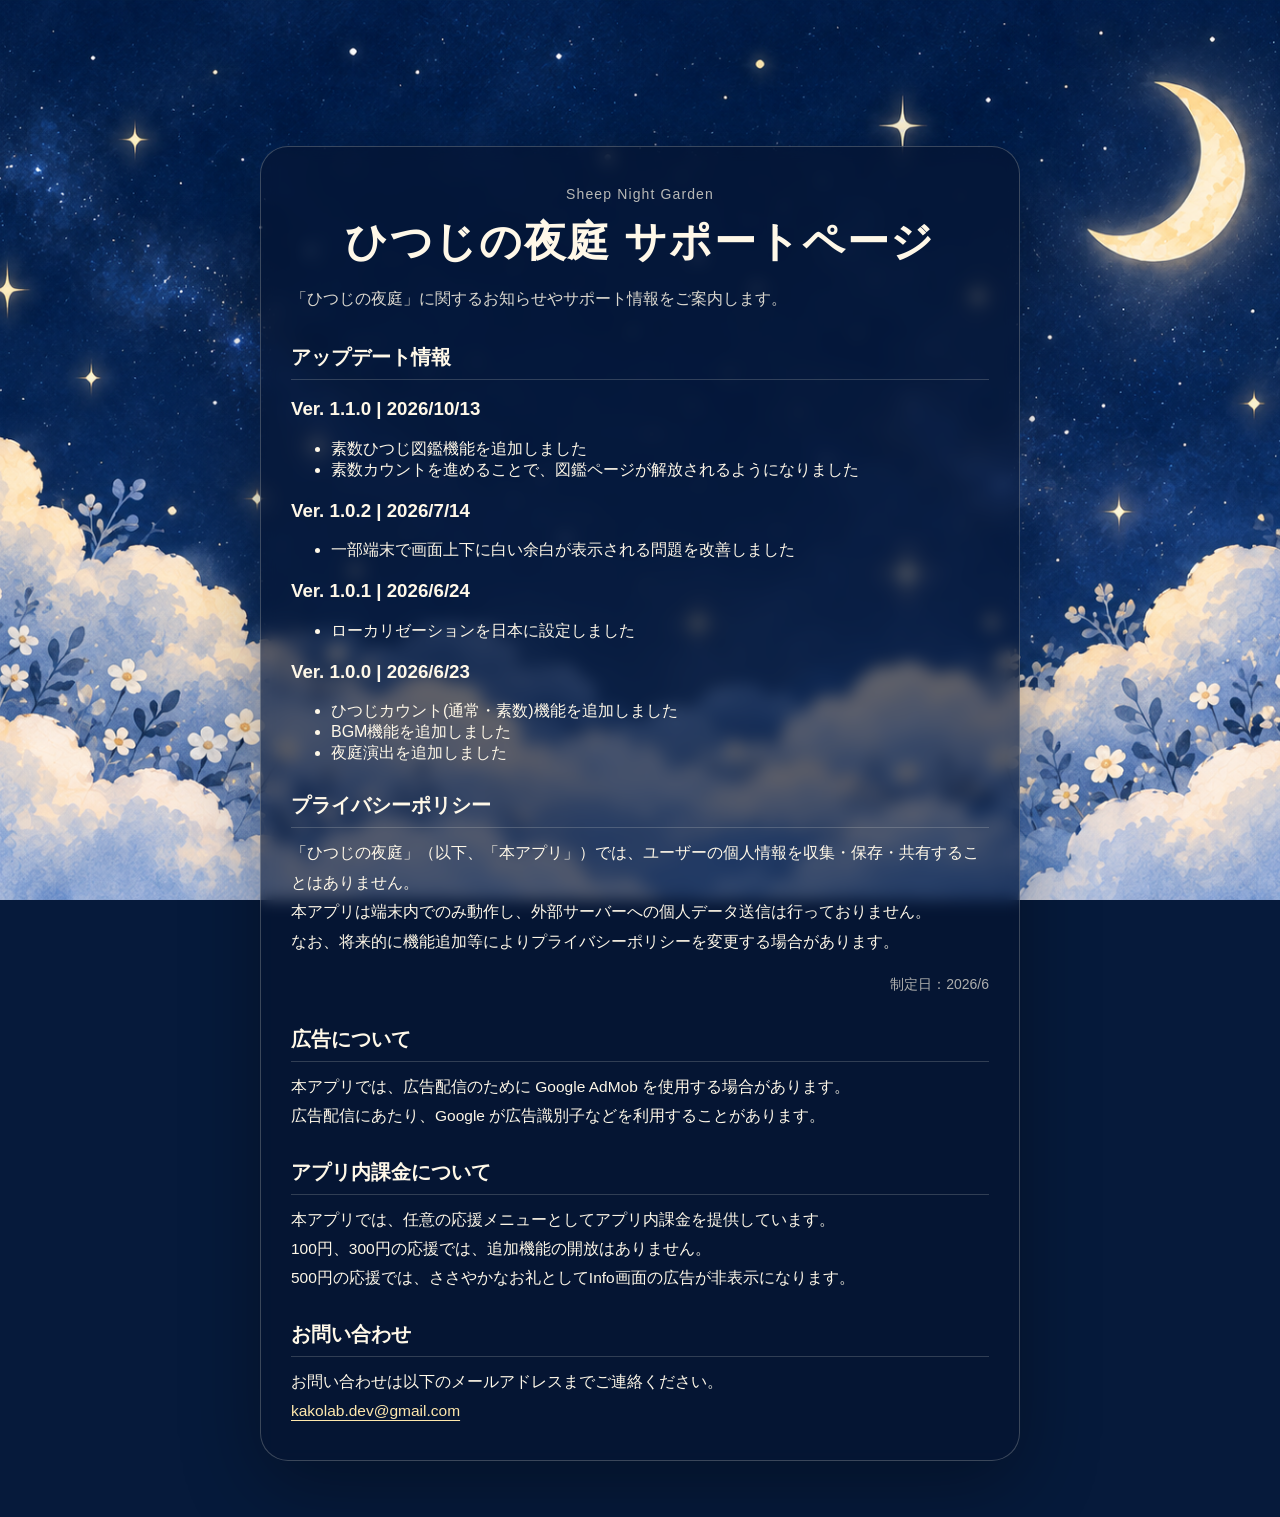
<file: index.html>
<!doctype html>
<html lang="ja">
<head>
  <meta charset="utf-8" />
  <meta name="viewport" content="width=device-width, initial-scale=1" />
  <title>ひつじの夜庭 サポートページ</title>
  <link rel="stylesheet" href="./style.css" />
</head>

<body>
  <main class="page">
    <section class="support-card">
      <p class="eyebrow">Sheep Night Garden</p>
      <h1>ひつじの夜庭<br class="sp-only" /> サポートページ</h1>
      <p class="lead">
        「ひつじの夜庭」に関するお知らせやサポート情報をご案内します。
      </p>

    <section>
        <h2>アップデート情報</h2>
        <h3>Ver. 1.1.0 | 2026/10/13</h3>
        <ul>
          <li>素数ひつじ図鑑機能を追加しました</li>
          <li>素数カウントを進めることで、図鑑ページが解放されるようになりました</li>
        </ul>
        <h3>Ver. 1.0.2 | 2026/7/14</h3>
        <ul>
          <li>一部端末で画面上下に白い余白が表示される問題を改善しました</li>
        </ul>
        <h3>Ver. 1.0.1 | 2026/6/24</h3>
        <ul>
          <li>ローカリゼーションを日本に設定しました</li>
        </ul>
        <h3>Ver. 1.0.0 | 2026/6/23</h3>
        <ul>
          <li>ひつじカウント(通常・素数)機能を追加しました</li>
          <li>BGM機能を追加しました</li>
          <li>夜庭演出を追加しました</li>
        </ul>
      </section>

      <section>
        <h2>プライバシーポリシー</h2>
        <p>
          「ひつじの夜庭」（以下、「本アプリ」）では、ユーザーの個人情報を収集・保存・共有することはありません。<br />
          本アプリは端末内でのみ動作し、外部サーバーへの個人データ送信は行っておりません。<br />
          なお、将来的に機能追加等によりプライバシーポリシーを変更する場合があります。
        </p>
        <p class="date">制定日：2026/6</p>
      </section>

      <section>
        <h2>広告について</h2>
        <p>
          本アプリでは、広告配信のために Google AdMob を使用する場合があります。<br />
          広告配信にあたり、Google が広告識別子などを利用することがあります。
        </p>
      </section>

      <section>
        <h2>アプリ内課金について</h2>
        <p>
          本アプリでは、任意の応援メニューとしてアプリ内課金を提供しています。<br />
          100円、300円の応援では、追加機能の開放はありません。<br />
          500円の応援では、ささやかなお礼としてInfo画面の広告が非表示になります。
        </p>
      </section>

      <section>
        <h2>お問い合わせ</h2>
        <p>
          お問い合わせは以下のメールアドレスまでご連絡ください。<br />
          <a href="mailto:kakolab.dev@gmail.com">kakolab.dev@gmail.com</a>
        </p>
      </section>

      
    </section>
  </main>
</body>
</html>
</file>
<file: style.css>
* {
  box-sizing: border-box;
}

html {
  min-height: 100%;
  background-color: #061a3b;
}

body {
  margin: 0;
  min-height: 100vh;
  font-family: -apple-system, BlinkMacSystemFont, "Hiragino Sans", "Yu Gothic", "Yu Gothic UI", sans-serif;
  color: #fff8e8;
  background: url("./background_image.png");
  background-repeat: no-repeat;
  background-size: cover;
  background-position: center top;
  background-attachment: fixed;
}

.page {
  width: 100%;
  min-height: 100vh;
  padding: 56px 20px;
  display: flex;
  justify-content: center;
  align-items: flex-start;
}

.support-card {
  width: min(760px, 100%);
  margin-top: 10vh;
  padding: 34px 30px;
  border-radius: 28px;
  background: rgba(6, 20, 47, 0.64);
  border: 1px solid rgba(255, 248, 232, 0.22);
  box-shadow: 0 24px 80px rgba(0, 0, 0, 0.32);
  backdrop-filter: blur(8px);
  -webkit-backdrop-filter: blur(8px);
}

.eyebrow {
  margin: 0 0 8px;
  color: rgba(255, 248, 232, 0.72);
  font-size: 14px;
  letter-spacing: 0.08em;
  text-align: center;
}

h1 {
  margin: 0 0 16px;
  font-size: clamp(28px, 5vw, 42px);
  line-height: 1.25;
  text-align: center;
  letter-spacing: 0.04em;
}

.lead {
  margin: 0 0 30px;
  color: rgba(255, 248, 232, 0.86);
  text-align: left;
}

section {
  margin-top: 28px;
}

h2 {
  margin: 0 0 10px;
  padding-bottom: 8px;
  border-bottom: 1px solid rgba(255, 248, 232, 0.18);
  font-size: 20px;
}

p {
  margin: 0;
  line-height: 1.9;
  font-size: 15.5px;
}

a {
  color: #ffe8ad;
  text-decoration: underline;
  text-underline-offset: 4px;
}

.date {
  margin-top: 15px;
  color: rgba(255, 248, 232, 0.68);
  font-size: 14px;
  text-align: right;
}

.sp-only {
  display: none;
}

@media (max-width: 640px) {
  body {
    background-size: auto 100%;
    background-position: 79% center;
    background-attachment: fixed;
  }

  .page {
    padding: 32px 16px;
  }

  .support-card {
    margin-top: 48px;
    padding: 25px 20px 30px;
    border-radius: 24px;
    background: rgba(6, 20, 47, 0.68);
  }

  .sp-only {
    display: inline;
  }

  h1 {
    font-size: clamp(24px, 6.7vw, 30px);
    line-height: 1.35;
  }

  h2 { font-size: 18px; }
  h3 { font-size: 14px; margin: 20px 0 10px; }
  .lead { font-size: 13px; line-height: 1.8; }
  p { font-size: 13px; line-height: 1.85; }
  li { font-size: 12.5px; line-height: 1.8; }
  ul { padding-left: 22px; margin-bottom: 16px; }
  section { margin-top: 24px; }
}
</file>
